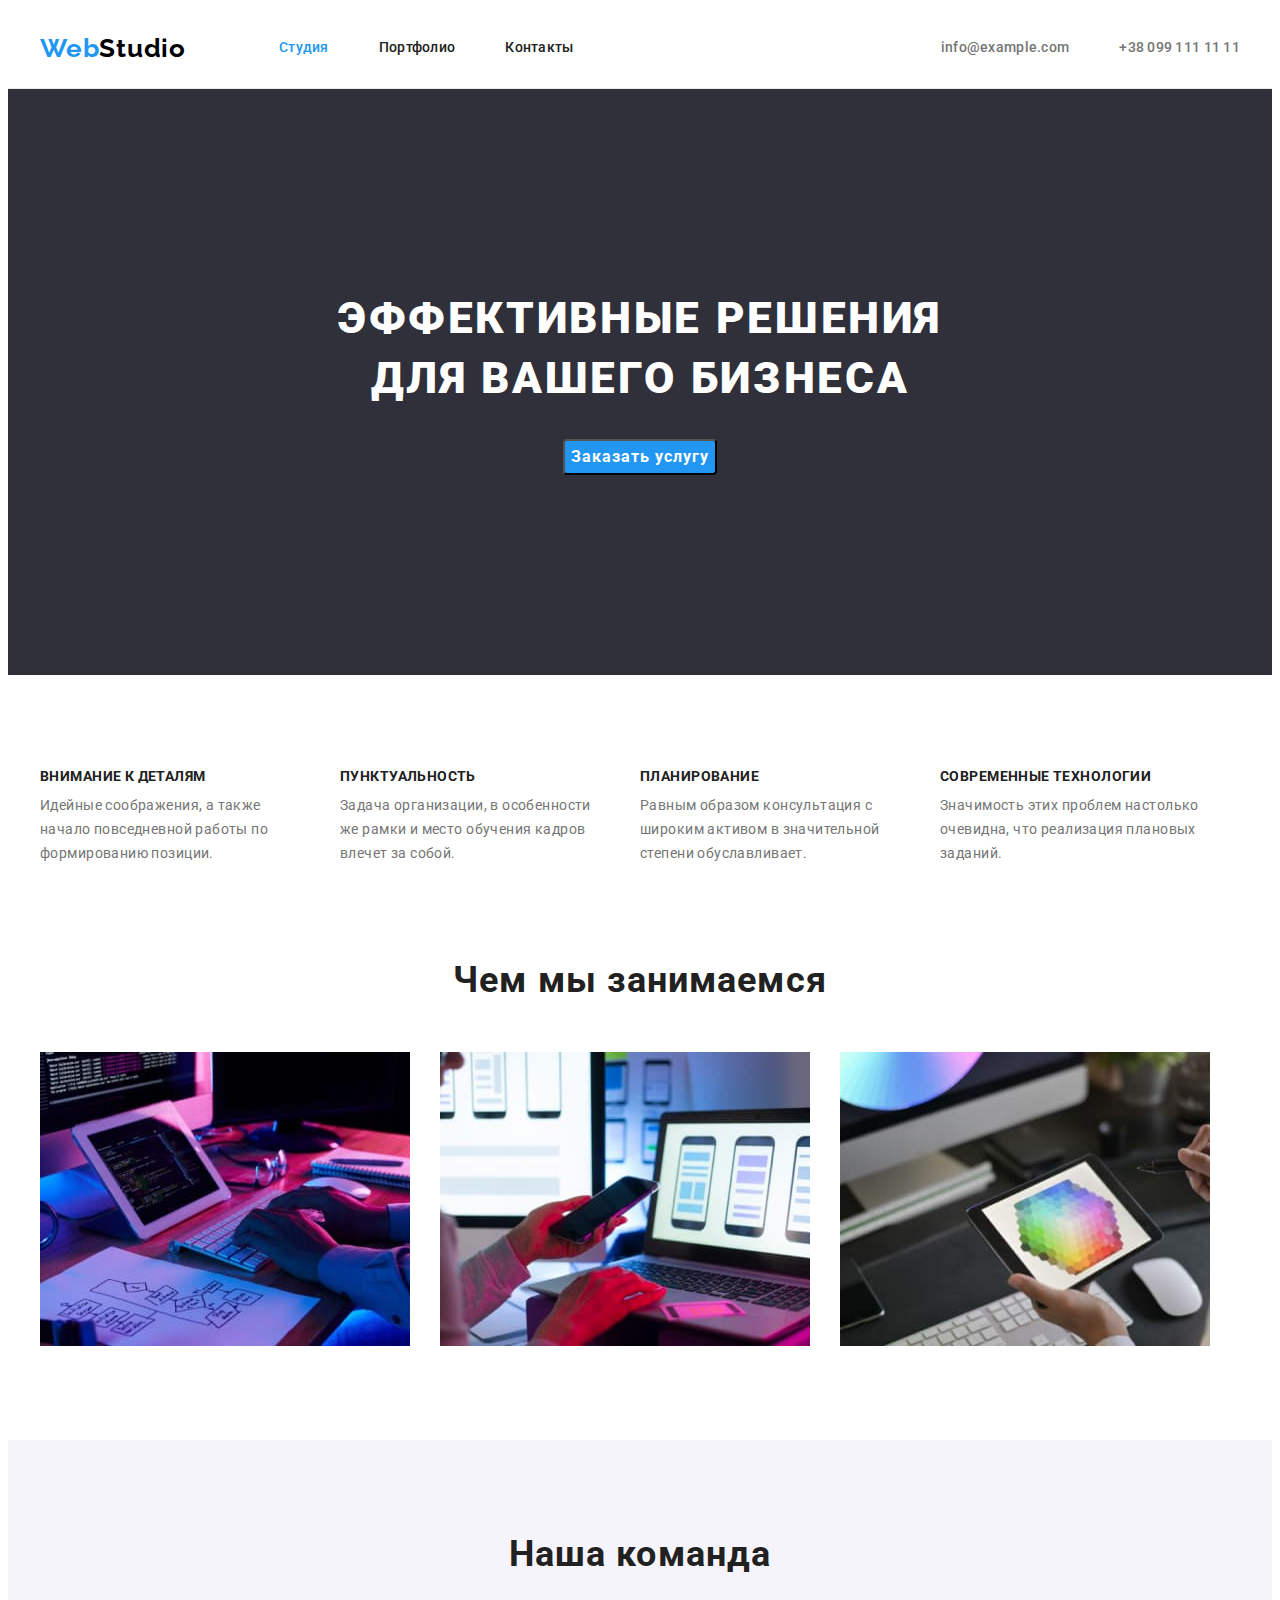
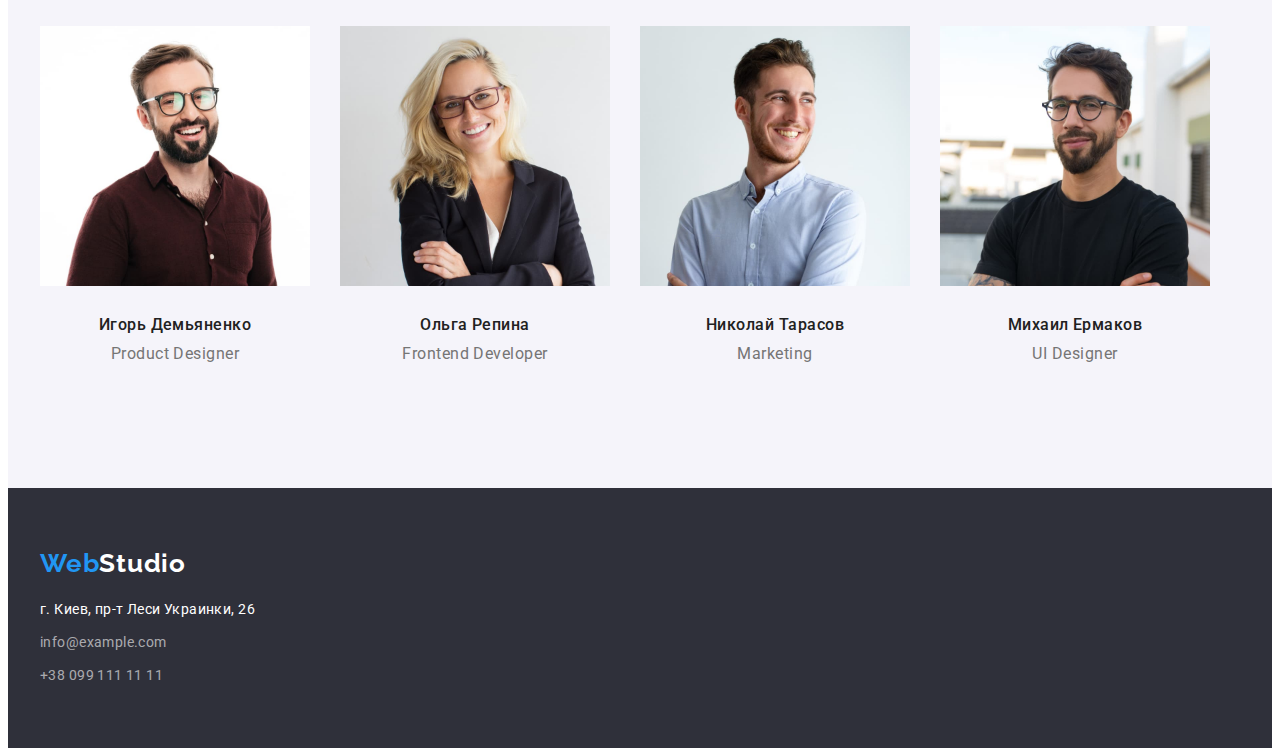
<file: index.html>
<!DOCTYPE html>
<html lang="ru">
<head>
    <meta charset="UTF-8">
    <meta http-equiv="X-UA-Compatible" content="IE=edge">
    <meta name="viewport" content="width=device-width, initial-scale=1.0">
    <title>WebStudio</title>
    <link rel="preconnect" href="https://fonts.googleapis.com">
    <link rel="preconnect" href="https://fonts.gstatic.com" crossorigin>
    <link href="https://fonts.googleapis.com/css2?family=Raleway:wght@700&family=Roboto:wght@400;500;700;900&display=swap"
    rel="stylesheet">
    <link rel="stylesheet" href="https://cdnjs.cloudflare.com/ajax/libs/modern-normalize/1.1.0/modern-normalize.min.css"
    integrity="sha512-wpPYUAdjBVSE4KJnH1VR1HeZfpl1ub8YT/NKx4PuQ5NmX2tKuGu6U/JRp5y+Y8XG2tV+wKQpNHVUX03MfMFn9Q=="
    crossorigin="anonymous" referrerpolicy="no-referrer" /><link rel="stylesheet" href="https://cdnjs.cloudflare.com/ajax/libs/modern-normalize/1.1.0/modern-normalize.min.css"
        integrity="sha512-wpPYUAdjBVSE4KJnH1VR1HeZfpl1ub8YT/NKx4PuQ5NmX2tKuGu6U/JRp5y+Y8XG2tV+wKQpNHVUX03MfMFn9Q=="
        crossorigin="anonymous" referrerpolicy="no-referrer" />
    <link rel="stylesheet" href="./css/styles.css">
</head>
<body>
    <!-- Шапка -->
    <header class="header">
        <div class="container header-container">
            <a href="./index.html" class="link header-logo">Web<span class="header-logo-accent">Studio</span></a>
            <nav class="header-nav">
                <ul class="list header-list">
                    <li class="header-item"><a href="./index.html" class="link header-link current">Студия</a></li>
                    <li class="header-item"><a href="./portfolio.html" class="link header-link">Портфолио</a></li>
                    <li class="header-item"><a href="#" class="link header-link">Контакты</a></li>
                </ul>
            </nav>
            <ul class="list header-contacts">
                <li class="contacts-list"><a href="mailto:info@example.com" class="link header-contact">info@example.com</a></li>
                <li class="contacts-list"><a href="tel:+380991111111" class="link header-contact">+38 099 111 11 11</a></li>
            </ul>
        </div>
    </header>
    <main>
    <!-- Герой -->
        <section class="hero section">
            <div class="container">
                <h1 class="hero-title">Эффективные решения для вашего бизнеса</h1>
                <button type="button" class="hero-button">Заказать услугу</button>
            </div>
        </section>
        <!-- Особенности -->
        <section class="features section"> 
            <div class="container">
                <h2 class="features-title hidden-title">Особенности</h2>
                <ul class="features-list list">
                    <li class="features-item">
                        <h3 class="features-item-title">Внимание к деталям</h3>
                        <p class="features-item-text">Идейные соображения, а также начало повседневной работы по формированию позиции.
                        </p>
                    </li>
                    <li class="features-item">
                        <h3 class="features-item-title">Пунктуальность</h3>
                        <p class="features-item-text">Задача организации, в особенности же рамки и место обучения кадров влечет за
                            собой.</p>
                    </li>
                    <li class="features-item">
                        <h3 class="features-item-title">Планирование</h3>
                        <p class="features-item-text">Равным образом консультация с широким активом в значительной степени
                            обуславливает.</p>
                    </li>
                    <li class="features-item">
                        <h3 class="features-item-title">Современные технологии</h3>
                        <p class="features-item-text">Значимость этих проблем настолько очевидна, что реализация плановых заданий.</p>
                    </li>
                </ul>
            </div>
        </section>
        <!-- Чем мы занимаемся -->
        <section class="work section"> 
            <div class="container">
                <h2 class="work-title">Чем мы занимаемся</h2>
                <ul class="work-list list">
                    <li class="work-list-item">
                        <a href="#" class="link">
                            <img src="./images/img_1.jpg" alt="Человек печатает на клавиатуре" width="370" height="294">
                        </a>
                    </li>
                    <li class="work-list-item">
                        <a href="#" class="link">
                            <img src="./images/img_2.jpg" alt="Человек держит в руке телефон и работает за ноутбуком" width="370"
                                height="294">
                        </a>
                    </li>
                    <li class="work-list-item">
                        <a href="" class="link">
                            <img src="./images/img_3.jpg" alt="Человек выбирает выбирает цвет на планшете" width="370" height="294">
                        </a>
                    </li>
                </ul>
            </div>
        </section>
        <!-- Наша команда -->
        <section class="team section">
            <div class="container">
                <h2 class="team-title">Наша команда</h2>
                <ul class="team-list list">
                    <li class="team-list-item">
                        <img src="./images/photo1.jpg" alt="Игорь Демьяненко" width="270" height="260">
                        <div class="team-card-bottom">
                            <h3 class="team-list-title">Игорь Демьяненко</h3>
                            <p lang="en" class="team-list-text">Product Designer</p>
                        </div>
                    </li>
                    <li class="team-list-item">
                        <img src="./images/photo2.jpg" alt="Ольга Репина" width="270" height="260">
                        <div class="team-card-bottom">
                            <h3 class="team-list-title">Ольга Репина</h3>
                            <p lang="en" class="team-list-text">Frontend Developer</p>
                        </div>
                    </li>
                    <li class="team-list-item">
                        <img src="./images/photo3.jpg" alt="Николай Тарасов" width="270" height="260">
                        <div class="team-card-bottom">
                            <h3 class="team-list-title">Николай Тарасов</h3>
                            <p lang="en" class="team-list-text">Marketing</p>
                        </div>
                    </li>
                    <li class="team-list-item">
                    <img src="./images/photo4.jpg" alt="Михаил Ермаков" width="270" height="260">
                    <div class="team-card-bottom">
                        <h3 class="team-list-title">Михаил Ермаков</h3>
                        <p lang="en" class="team-list-text">UI Designer</p>
                    </div>
                    </li>
                </ul>
            </div>
        </section>
    </main>
    <!-- Подвал -->
    <footer class="footer">
        <div class="container footer-container">
            <a href="./index.html" class="footer-logo link">Web<span class="footer-logo-accent">Studio</span></a>
            <address class="footer-contacts">
                <p class="footer-address">г. Киев, пр-т Леси Украинки, 26</p>
                <ul class="list">
                    <li class="footer-mail"><a href="mailto:info@example.com" class="footer-contact link">info@example.com</a></li>
                    <li class="footer-tel"><a href="tel:+380991111111" class="footer-contact link">+38 099 111 11 11</a></li>
                </ul>
            </address>
        </div>
    </footer>
</body>
</html>
</file>
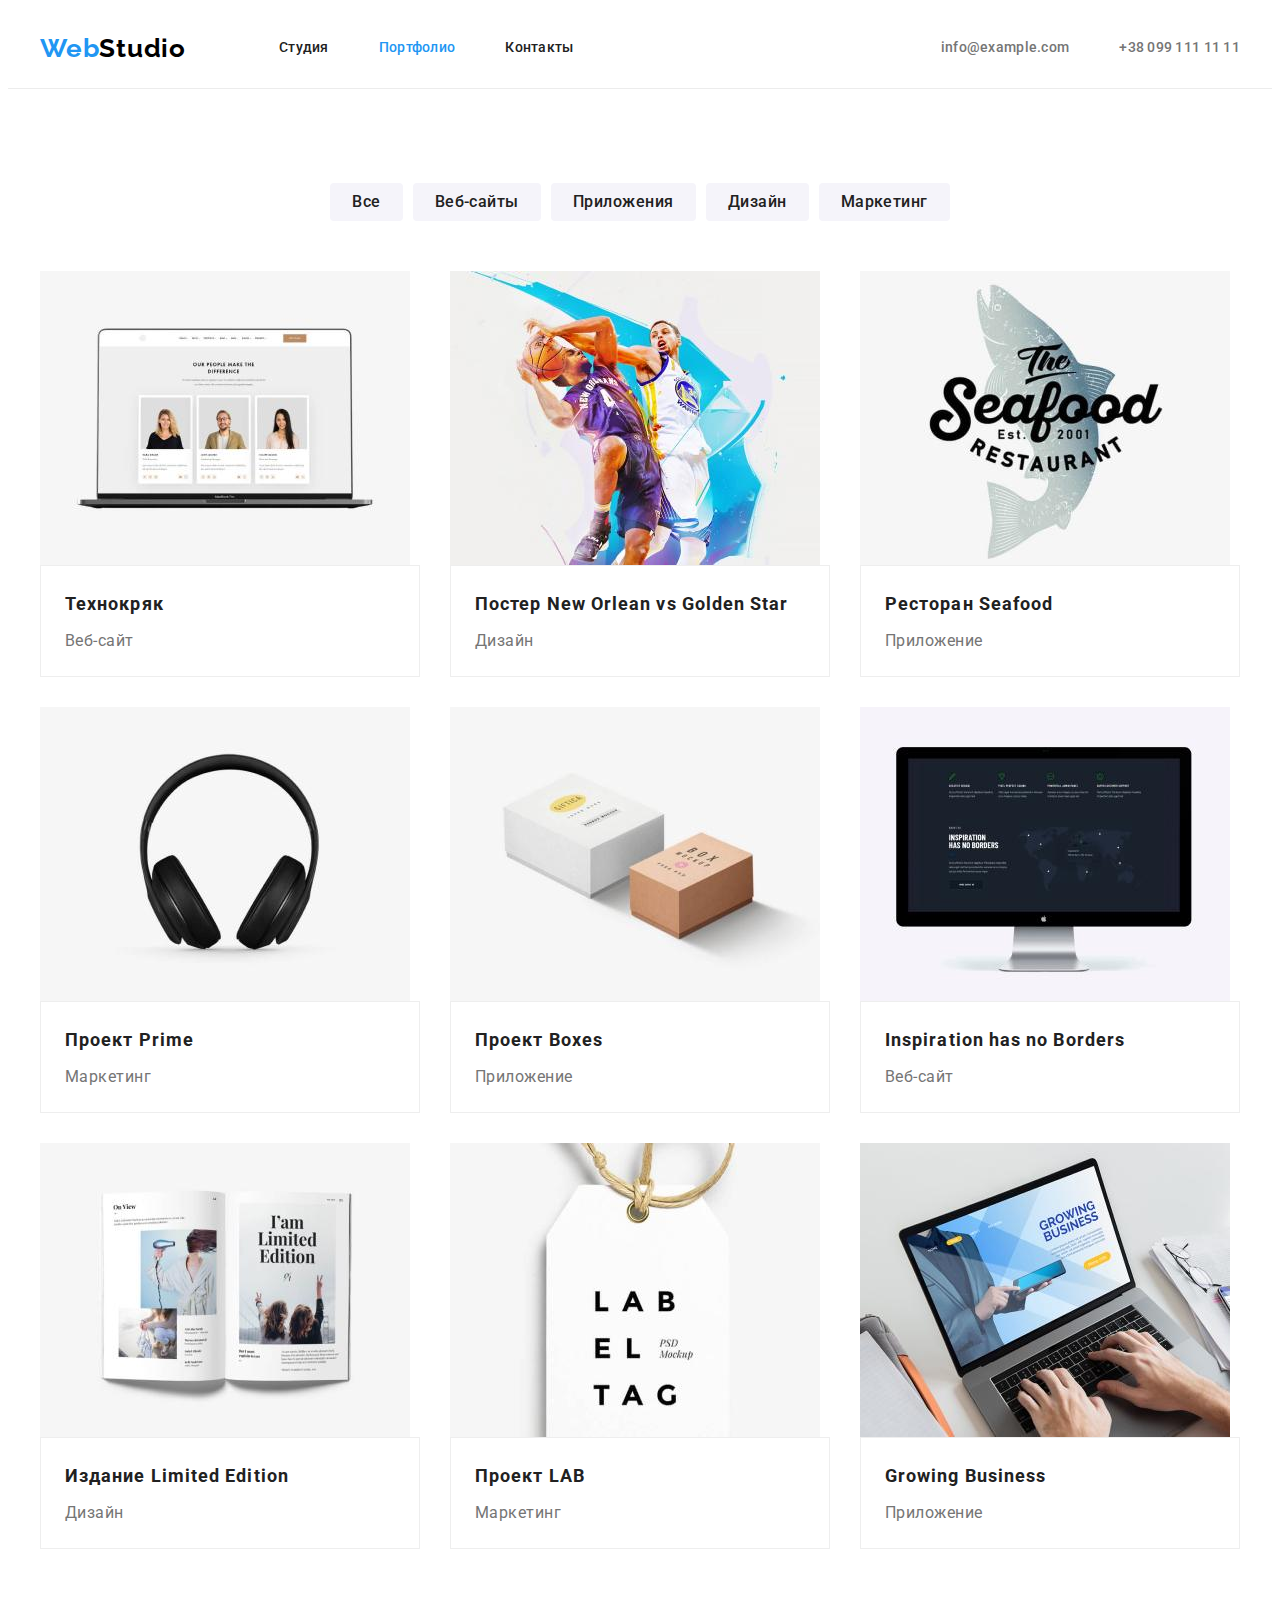
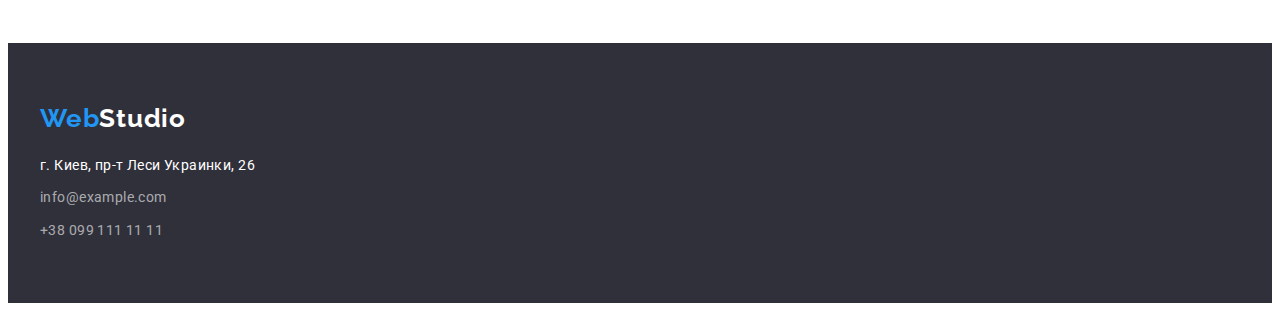
<file: portfolio.html>
<!DOCTYPE html>
<html lang="ru">
<head>
    <meta charset="UTF-8">
    <meta http-equiv="X-UA-Compatible" content="IE=edge">
    <meta name="viewport" content="width=device-width, initial-scale=1.0">
    <title>Portfolio</title>
    <link rel="preconnect" href="https://fonts.googleapis.com">
    <link rel="preconnect" href="https://fonts.gstatic.com" crossorigin>
    <link
        href="https://fonts.googleapis.com/css2?family=Raleway:wght@700&family=Roboto:wght@400;500;700;900&display=swap"
        rel="stylesheet">
        <link rel="stylesheet" href="https://cdnjs.cloudflare.com/ajax/libs/modern-normalize/1.1.0/modern-normalize.min.css"
            integrity="sha512-wpPYUAdjBVSE4KJnH1VR1HeZfpl1ub8YT/NKx4PuQ5NmX2tKuGu6U/JRp5y+Y8XG2tV+wKQpNHVUX03MfMFn9Q=="
            crossorigin="anonymous" referrerpolicy="no-referrer" />
    <link rel="stylesheet" href="./css/styles.css">
</head>
<body>
    <!-- Шапка -->
    <header class="header">
        <div class="container header-container">
            <a href="./index.html" class="link header-logo">Web<span class="header-logo-accent">Studio</span></a>
            <nav class="header-nav">
                <ul class="list header-list">
                    <li class="header-item"><a href="./index.html" class="link header-link">Студия</a></li>
                    <li class="header-item"><a href="./portfolio.html" class="link header-link current">Портфолио</a></li>
                    <li class="header-item"><a href="#" class="link header-link">Контакты</a></li>
                </ul>
            </nav>
            <ul class="list header-contacts">
                <li class="contacts-list"><a href="mailto:info@example.com" class="link header-contact">info@example.com</a>
                </li>
                <li class="contacts-list"><a href="tel:+380991111111" class="link header-contact">+38 099 111 11 11</a></li>
            </ul>
        </div>
    </header>
    <main>
        <!-- Фильтр -->
        <section class="filter section">
            <div class="container">
                <h2 class="filter-title hidden-title">Портфолио</h2>
            <div class="filter-container">
                <ul class="filter-list list">
                    <li class="filter-item"><button type="button" class="filter-button">Все</button></li>
                    <li class="filter-item"><button type="button" class="filter-button">Веб-сайты</button></li>
                    <li class="filter-item"><button type="button" class="filter-button">Приложения</button></li>
                    <li class="filter-item"><button type="button" class="filter-button">Дизайн</button></li>
                    <li class="filter-item"><button type="button" class="filter-button">Маркетинг</button></li>
                </ul>
            </div>
            <div class="projects-container">
                <ul class="projects-list list">
                    <li class="projects-item">
                        <img src="./images/portfolio-card-1.jpg" alt="Ноутбук" width="370" height="294">
                        <div class="projects-card-bottom">
                            <h3 class="projects-title">Технокряк</h3>
                            <p class="projects-text">Веб-сайт</p>
                        </div>
                    </li>
                    <li class="projects-item">
                        <img src="./images/portfolio-card-2.jpg" alt="Два баскетболиста" width="370" height="294">
                        <div class="projects-card-bottom">
                            <h3 class="projects-title">Постер New Orlean vs Golden Star</h3>
                            <p class="projects-text">Дизайн</p>
                        </div>
                    </li>
                    <li class="projects-item">
                        <img src="./images/portfolio-card-3.jpg" alt="Логопит ресторана" width="370" height="294">
                        <div class="projects-card-bottom">
                            <h3 class="projects-title">Ресторан Seafood</h3>
                            <p class="projects-text">Приложение</p>
                        </div>
                    </li>
                    <li class="projects-item">
                        <img src="./images/portfolio-card-4.jpg" alt="Наушники" width="370" height="294">
                        <div class="projects-card-bottom">
                            <h3 class="projects-title">Проект Prime</h3>
                            <p class="projects-text">Маркетинг</p>
                        </div>
                    </li>
                    <li class="projects-item">
                        <img src="./images/portfolio-card-5.jpg" alt="Две коробки" width="370" height="294">
                        <div class="projects-card-bottom">
                            <h3 class="projects-title">Проект Boxes</h3>
                            <p class="projects-text">Приложение</p>
                        </div>
                    </li>
                    <li class="projects-item">
                        <img src="./images/portfolio-card-6.jpg" alt="Монитор" width="370" height="294">
                        <div class="projects-card-bottom">
                            <h3 class="projects-title">Inspiration has no Borders</h3>
                            <p class="projects-text">Веб-сайт</p>
                        </div>
                    </li>
                    <li class="projects-item">
                        <img src="./images/portfolio-card-7.jpg" alt="Журнал" width="370" height="294">
                        <div class="projects-card-bottom">
                            <h3 class="projects-title">Издание Limited Edition</h3>
                            <p class="projects-text">Дизайн</p>
                        </div>
                    </li>
                    <li class="projects-item">
                        <img src="./images/portfolio-card-8.jpg" alt="Бирка" width="370" height="294">
                        <div class="projects-card-bottom">
                            <h3 class="projects-title">Проект LAB</h3>
                            <p class="projects-text">Маркетинг</p>
                        </div>
                    </li>
                    <li class="projects-item">
                        <img src="./images/portfolio-card-9.jpg" alt="Человек печатает на ноутбуке" width="370" height="294">
                        <div class="projects-card-bottom">
                            <h3 class="projects-title">Growing Business</h3>
                            <p class="projects-text">Приложение</p>
                        </div>
                    </li>
                </ul>
            </div>    
        </div>
        </section>
    </main>
    <!-- Подвал -->
    <footer class="footer">
        <div class="container footer-container">
            <a href="./index.html" class="footer-logo link">Web<span class="footer-logo-accent">Studio</span></a>
            <address class="footer-contacts">
                <p class="footer-address">г. Киев, пр-т Леси Украинки, 26</p>
                <ul class="list">
                    <li class="footer-mail"><a href="mailto:info@example.com" class="footer-contact link">info@example.com</a></li>
                    <li class="footer-tel"><a href="tel:+380991111111" class="footer-contact link">+38 099 111 11 11</a></li>
                </ul>
            </address>
        </div>
    </footer>
</body>
</html>
</file>
<file: css/styles.css>
:root {
  --main-title-color: #ffffff;
  --second-title-color: #212121;
  --main-text-color: #757575;
  --second-text-color: #ffffff;
  --third-text-color: rgba(255, 255, 255, 0.6);
  --accent-color: #2196f3;
  --main-button-color: #ffffff;
  --second-button-color: #212121;
  --main-button-bgc: #2196f3;
  --second-button-bgc: #f5f4fa;
  --main-logo-color: #2196f3;
  --second-logo-color: #000000;
  --third-logo-color: #ffffff;
  --main-header-color: #212121;
  --second-header-color: #757575;
  --main-bgc: #ffffff;
  --second-bgc: #2f303a;
  --third-bgc: #f5f4fa;
}

body {
  font-family: 'Roboto', sans-serif;
  color: #212121;
}

p,
h1,
h2,
h3,
h4,
h5,
h6 {
  margin: 0;
}

img {
  display: block;
  max-width: 100%;
  height: auto;
}

.container {
  width: 1200px;
  padding-right: 15px;
  padding-left: 15px;
  margin: 0 auto;

  /* outline: 1px solid tomato; */
}

.section {
  padding-top: 94px;
  padding-bottom: 94px;
}

.list {
  list-style: none;
  margin: 0;
  padding: 0;
}

.link {
  text-decoration: none;
}

.hidden-title {
  position: absolute;
  clip: rect(0 0 0 0);
  width: 1px;
  height: 1px;
  margin: -1px;
  border: 0;
  padding: 0;
  overflow: hidden;
}

/* Шапка */

.header {
  border-bottom: 1px solid #ececec;
}

.header-container {
  display: flex;
  align-items: center;
}

.header-logo {
  font-family: 'Raleway';
  font-weight: 700;
  font-size: 26px;
  line-height: 1.19;
  letter-spacing: 0.03em;
  color: var(--main-logo-color);
}

.header-logo-accent {
  color: var(--second-logo-color);
}

.header-list {
  display: flex;
  margin-left: 93px;
}

.header-item:not(:last-child) {
  margin-right: 50px;
}

.header-link {
  display: block;
  padding-top: 32px;
  padding-bottom: 32px;

  font-weight: 500;
  font-size: 14px;
  line-height: 1.14;
  letter-spacing: 0.02em;
  color: var(--main-header-color);
}

.header-link:hover,
.header-link:focus {
  color: var(--accent-color);
}

.header-contacts {
  display: flex;
  margin-left: auto;
}

.contacts-list:not(:last-child) {
  margin-right: 50px;
}

.header-contact {
  display: block;
  padding-top: 32px;
  padding-bottom: 32px;

  font-weight: 500;
  font-size: 14px;
  line-height: 1.14;
  letter-spacing: 0.02em;
  color: var(--second-header-color);
}

.header-contact:hover,
.header-contact:focus {
  color: var(--accent-color);
}

.header-nav .link.current {
  color: var(--accent-color);
}

/* Герой */

.hero {
  background-color: var(--second-bgc);
  text-align: center;
  padding-top: 200px;
  padding-bottom: 200px;
}

.hero-title {
  width: 696px;
  margin-bottom: 30px;
  margin-right: auto;
  margin-left: auto;

  font-weight: 900;
  font-size: 44px;
  line-height: 1.36;
  text-align: center;
  letter-spacing: 0.06em;
  text-transform: uppercase;
  color: var(--main-title-color);
}

.hero-button {
  border-radius: 4px;
  font-family: inherit;
  font-weight: 700;
  font-size: 16px;
  line-height: 1.87;
  text-align: center;
  letter-spacing: 0.06em;
  color: var(--main-button-color);
  background-color: var(--main-button-bgc);
}

.hero-button {
  cursor: pointer;
}

.hero-button:hover,
.hero-button:focus {
  color: var(--accent-color);
  background-color: var(--second-button-bgc);
}

/* Особенности */

.features {
  padding-bottom: 0px;
}

.features-list {
  display: flex;
}

.features-item {
  width: 270px;
}
.features-item:not(:last-child) {
  margin-right: 30px;
}

.features-item-title {
  margin-bottom: 10px;

  font-weight: 700;
  font-size: 14px;
  line-height: 1.14;
  letter-spacing: 0.03em;
  text-transform: uppercase;
  color: var(--second-title-color);
}

.features-item-text {
  font-size: 14px;
  line-height: 1.71;
  letter-spacing: 0.03em;
  color: var(--main-text-color);
}

/* Чем мы занимаемся */

.work-list {
  display: flex;
}

.work-list-item:not(:last-child) {
  margin-right: 30px;
}

.work-title {
  margin-bottom: 50px;

  font-weight: 700;
  font-size: 36px;
  line-height: 1.16;
  text-align: center;
  letter-spacing: 0.03em;
  color: var(--second-title-color);
}

/* Наша команда */
.team {
  background-color: var(--third-bgc);
}

.team-list {
  display: flex;
}

.team-list-item:not(:last-child) {
  margin-right: 30px;
}

.team-title {
  margin-bottom: 50px;

  font-weight: 700;
  font-size: 36px;
  line-height: 1.16;
  text-align: center;
  letter-spacing: 0.03em;
  color: var(--second-title-color);
}

.team-list-title {
  margin-bottom: 10px;

  font-weight: 500;
  font-size: 16px;
  line-height: 1.18;
  text-align: center;
  letter-spacing: 0.03em;
  color: var(--second-title-color);
}

.team-list-text {
  font-size: 16px;
  line-height: 1.18;
  text-align: center;
  letter-spacing: 0.03em;
  color: var(--main-text-color);
}

.team-card-bottom {
  padding-top: 30px;
  padding-bottom: 30px;
}

/* Подвал */

.footer {
  background-color: var(--second-bgc);
  padding-top: 60px;
  padding-bottom: 60px;
}

.footer-logo {
  display: block;
  margin-bottom: 20px;

  font-family: 'Raleway';
  font-weight: 700;
  font-size: 26px;
  line-height: 1.19;
  letter-spacing: 0.03em;
  color: var(--main-logo-color);
}

.footer-logo-accent {
  color: var(--third-logo-color);
}

.footer-address {
  margin-bottom: 9px;

  font-style: normal;
  font-size: 14px;
  line-height: 1.71;
  letter-spacing: 0.03em;
  color: var(--second-text-color);
}

.footer-mail {
  margin-bottom: 9px;
}

.footer-contact {
  font-style: normal;
  font-size: 14px;
  line-height: 1.71;
  letter-spacing: 0.03em;
  color: var(--third-text-color);
}
.footer-contact:hover,
.footer-contact:focus {
  color: var(--accent-color);
}

/* --- Портфолио--- */
/* Фильтр */

.filter-list {
  display: flex;
  justify-content: center;
}
.filter-container {
  margin-bottom: 50px;
}

.filter-item:not(:last-child) {
  margin-right: 10px;
}

.filter-button {
  padding: 6px 22px;
  font-family: inherit;
  font-weight: 500;
  font-size: 16px;
  line-height: 1.62;
  text-align: center;
  letter-spacing: 0.03em;
  color: var(--second-button-color);
  background-color: var(--second-button-bgc);
  border-radius: 4px;
  border: 0px;
}
.filter-button {
  cursor: pointer;
}

.filter-button:hover,
.filter-button:focus {
  color: var(--main-button-color);
  background-color: var(--main-button-bgc);
}

/* Проекты */

.projects-list {
  display: flex;
  flex-wrap: wrap;
  margin-right: -30px;
  margin-bottom: -30px;
}

.projects-item {
  flex-basis: calc(100% / 3 - 30px);
  margin-right: 30px;
  margin-bottom: 30px;
}

.projects-card-bottom {
  padding: 20px 24px;
  border: 1px solid #eeeeee;
}

.projects-title {
  margin-bottom: 4px;

  font-weight: 700;
  font-size: 18px;
  line-height: 2;
  letter-spacing: 0.06em;
  color: var(--second-title-color);
}

.projects-text {
  font-size: 16px;
  line-height: 1.87;
  letter-spacing: 0.03em;
  color: var(--main-text-color);
}
</file>
